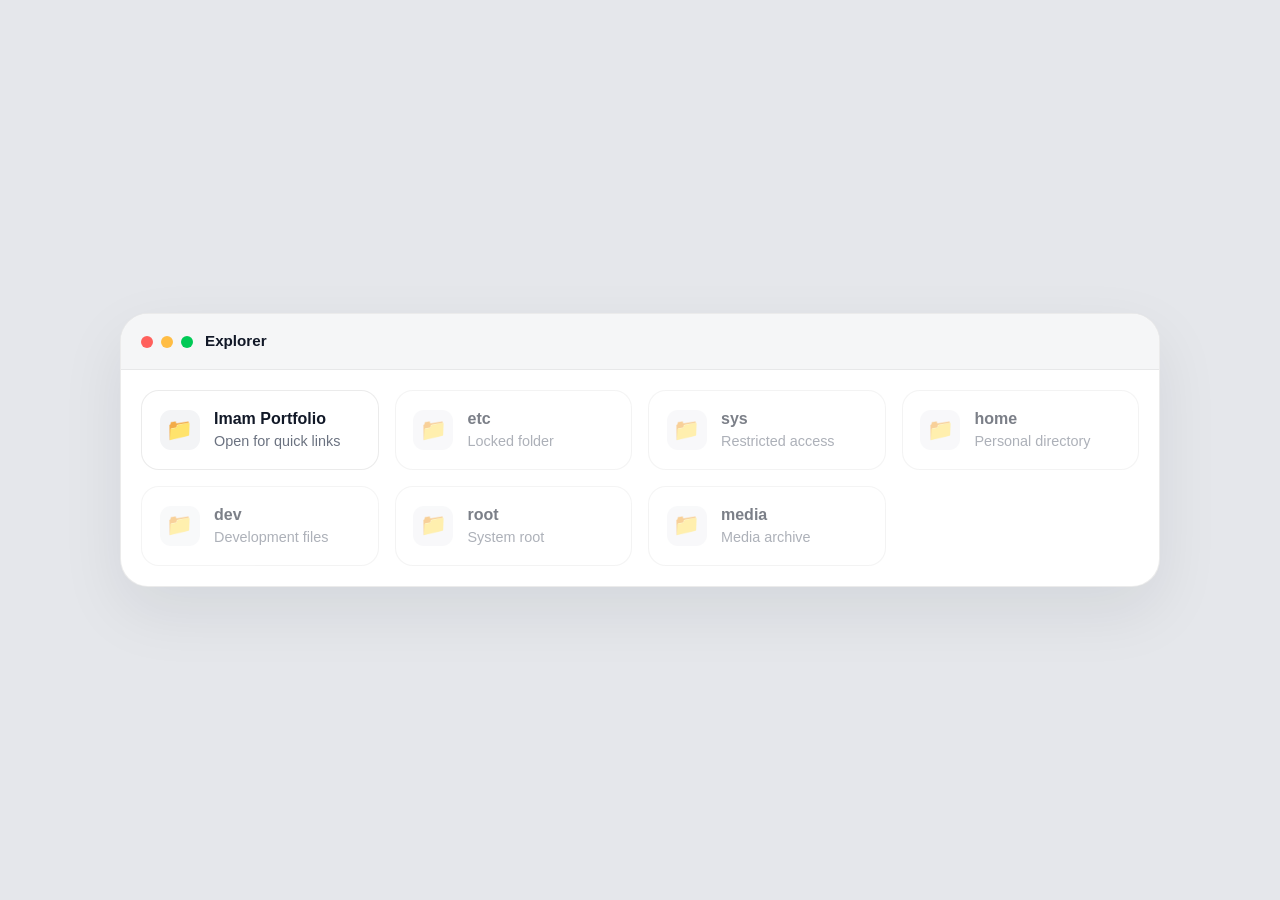
<file: index.html>
<!doctype html>
<html lang="en">
  <head>
    <meta charset="UTF-8" />
    <meta name="viewport" content="width=device-width, initial-scale=1.0" />
    <title>Explorer</title>
    <link rel="stylesheet" href="style.css" />
  </head>
  <body>
    <div class="app-shell">
      <section class="finder-window">
        <div class="finder-toolbar">
          <div class="window-controls">
            <span class="control red"></span>
            <span class="control yellow"></span>
            <span class="control green"></span>
          </div>
          <div class="toolbar-title">Explorer</div>
        </div>

        <div class="folder-grid">
          <button
            class="folder-item"
            type="button"
            onclick="togglePanel(this)"
            aria-expanded="false"
            aria-controls="detailsPanel">
            <span class="folder-icon">📁</span>
            <div>
              <div class="folder-name">Imam Portfolio</div>
              <div class="folder-meta">Open for quick links</div>
            </div>
          </button>

          <div class="details-panel collapsed" id="detailsPanel">
            <div class="panel-header">Quick links</div>
            <ul class="panel-list">
              <li>
                <a href="https://immsswd.github.io/portfolio/about">About</a>
              </li>
              <li>
                <a href="https://immsswd.github.io/portfolio/"
                  >Blog &amp; Portfolio</a
                >
              </li>
              <li>
                <a href="https://immsswd.github.io/portfolio/contact"
                  >Contact</a
                >
              </li>
            </ul>
          </div>

          <article class="folder-item disabled">
            <span class="folder-icon">📁</span>
            <div>
              <div class="folder-name">etc</div>
              <div class="folder-meta">Locked folder</div>
            </div>
          </article>

          <article class="folder-item disabled">
            <span class="folder-icon">📁</span>
            <div>
              <div class="folder-name">sys</div>
              <div class="folder-meta">Restricted access</div>
            </div>
          </article>

          <article class="folder-item disabled">
            <span class="folder-icon">📁</span>
            <div>
              <div class="folder-name">home</div>
              <div class="folder-meta">Personal directory</div>
            </div>
          </article>

          <article class="folder-item disabled">
            <span class="folder-icon">📁</span>
            <div>
              <div class="folder-name">dev</div>
              <div class="folder-meta">Development files</div>
            </div>
          </article>

          <article class="folder-item disabled">
            <span class="folder-icon">📁</span>
            <div>
              <div class="folder-name">root</div>
              <div class="folder-meta">System root</div>
            </div>
          </article>

          <article class="folder-item disabled">
            <span class="folder-icon">📁</span>
            <div>
              <div class="folder-name">media</div>
              <div class="folder-meta">Media archive</div>
            </div>
          </article>
        </div>
      </section>
    </div>

    <script>
      function togglePanel(button) {
        const panel = document.getElementById("detailsPanel");
        const expanded = panel.classList.toggle("collapsed");
        button.setAttribute("aria-expanded", String(!expanded));
      }
    </script>
  </body>
</html>
</file>
<file: style.css>
:root {
  color-scheme: dark;
  font-family: -apple-system, BlinkMacSystemFont, "Segoe UI", sans-serif;
  font-size: 16px;
  background-color: #f3f3f3;
  color: #111827;
  line-height: 1.5;
}

* {
  box-sizing: border-box;
}

html,
body {
  min-height: 100%;
  margin: 0;
}

body {
  background: #e5e7eb;
}

button,
input,
textarea,
select {
  font: inherit;
}

.app-shell {
  min-height: 100vh;
  padding: 2.5rem 1.25rem;
  display: grid;
  place-items: center;
}

.finder-window {
  width: min(1040px, calc(100% - 2rem));
  border-radius: 28px;
  background: #ffffff;
  border: 1px solid rgba(0, 0, 0, 0.08);
  box-shadow: 0 24px 64px rgba(15, 23, 42, 0.08);
  overflow: hidden;
}

.finder-toolbar {
  display: flex;
  align-items: center;
  gap: 0.75rem;
  padding: 1rem 1.25rem;
  background: rgba(243, 244, 246, 0.82);
  border-bottom: 1px solid rgba(0, 0, 0, 0.06);
}

.window-controls {
  display: flex;
  gap: 0.5rem;
}

.control {
  width: 12px;
  height: 12px;
  border-radius: 9999px;
  display: inline-block;
}

.control.red {
  background: #ff605c;
}

.control.yellow {
  background: #ffbd44;
}

.control.green {
  background: #00ca56;
}

.toolbar-title {
  color: #111827;
  font-size: 0.95rem;
  font-weight: 600;
}

.folder-grid {
  display: grid;
  grid-template-columns: repeat(auto-fit, minmax(200px, 1fr));
  gap: 1rem;
  padding: 1.25rem;
}

.folder-item {
  display: flex;
  align-items: center;
  gap: 0.9rem;
  width: 100%;
  padding: 1rem 1.1rem;
  border-radius: 18px;
  border: 1px solid rgba(0, 0, 0, 0.08);
  background: #ffffff;
  color: inherit;
  text-align: left;
  cursor: pointer;
  transition:
    transform 0.2s ease,
    box-shadow 0.2s ease,
    background-color 0.2s ease;
}

.folder-item:hover {
  transform: translateY(-1px);
  box-shadow: 0 10px 24px rgba(15, 23, 42, 0.08);
  background: #f8fafc;
}

.folder-item.disabled {
  cursor: default;
  opacity: 0.55;
  pointer-events: none;
}

.folder-icon {
  width: 2.5rem;
  height: 2.5rem;
  display: grid;
  place-items: center;
  font-size: 1.35rem;
  border-radius: 11px;
  background: #f3f4f6;
}

.folder-name {
  font-size: 1rem;
  font-weight: 600;
  color: #111827;
}

.folder-meta {
  font-size: 0.9rem;
  color: #6b7280;
}

.details-panel {
  grid-column: 1 / -1;
  padding: 1rem 1.25rem 1.5rem;
  border-top: 1px solid rgba(0, 0, 0, 0.06);
  background: #ffffff;
}

.details-panel.collapsed {
  display: none;
}

.panel-header {
  font-size: 0.95rem;
  font-weight: 700;
  color: #111827;
  margin-bottom: 0.75rem;
}

.panel-list {
  list-style: none;
  margin: 0;
  padding: 0;
  display: grid;
  gap: 0.75rem;
}

.panel-list a {
  display: block;
  padding: 0.9rem 1rem;
  border-radius: 14px;
  color: #111827;
  text-decoration: none;
  background: #f8fafc;
  border: 1px solid rgba(0, 0, 0, 0.06);
  transition: background-color 0.2s ease;
}

.panel-list a:hover {
  background: #eef2ff;
}

@media (max-width: 720px) {
  .finder-window {
    border-radius: 20px;
  }

  .finder-toolbar {
    padding: 0.85rem 1rem;
  }

  .folder-grid {
    padding: 1rem;
  }

  .folder-item {
    padding: 0.9rem 1rem;
  }
}
</file>
